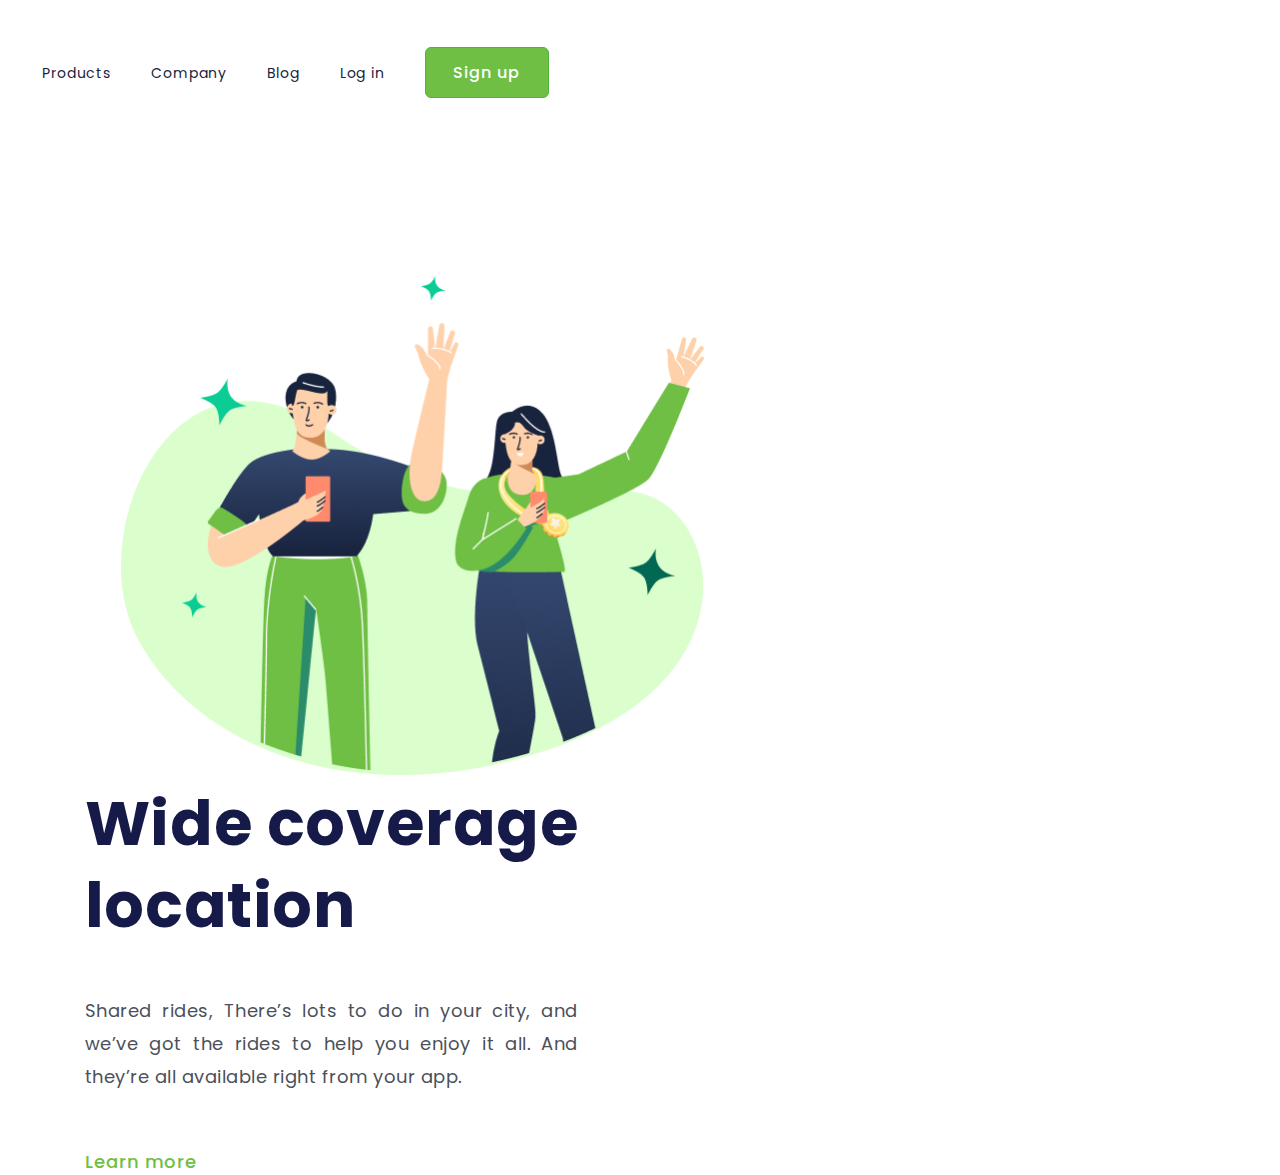
<file: index.html>
<!DOCTYPE html>
<html lang="pt-br">
<head>
    <meta charset="UTF-8">
    <meta http-equiv="X-UA-Compatible" content="IE=edge">
    <meta name="viewport" content="width=device-width, initial-scale=1.0">
    <link rel="stylesheet" href="./styles.css">
    <link rel="preconnect" href="https://fonts.googleapis.com">
    <link rel="preconnect" href="https://fonts.gstatic.com" crossorigin>
    <link href="https://fonts.googleapis.com/css2?family=Montserrat:wght@400;500;600;700;900&family=Poppins:wght@400;500;700&display=swap" rel="stylesheet">
    <title>Shared-Rides</title>
</head>
<body>
    <header>
        <a class="header-link">Products</a>
        <a class="header-link">Company</a>
        <a class="header-link">Blog</a>
        <a class="header-link">Log in</a>
        <button class="header-button">Sign up</button>
    </header>

    <main>
        <img src="./img/Positive.png" alt="Shared-rides-logo" class="logo-image"/>

        <section>
            <h1>Wide coverage location</h1>
            <p>Shared rides, There’s lots to do in your city, and we’ve got the rides to help you enjoy it all. And they’re all available right from your app.</p>
            <a id="section-link">Learn more</a>
        </section>
    </main>
    
</body>
</html>
</file>
<file: styles.css>
* {
    font-family: 'Poppins', sans-serif;
    margin: 0;
    padding: 0;
    box-sizing: border-box;
}

header {
    margin: 47px 0 178px 42px;
}

.header-link {
    margin-right: 36px;
    font-weight: 400;
    font-size: 14px;
    line-height: 21px;
    text-align: center;
    letter-spacing: 0.875px;
    color: #17233D;
    cursor: pointer;
}

.header-button {
    background: #6FBF44;
    border: 1px solid #4CB538;
    border-radius: 6px;
    font-weight: 500;
    font-size: 16px;
    line-height: 24px;
    letter-spacing: 1px;
    color: #FFFFFF;
    width: 124px;
    height: 51px;
    cursor: pointer;
}
section {
    display: inline-block;
    margin-left: 84.82px;
}

.logo-image {
    width: 595.18px;
    height: 500px;
    
    display: inline-block;
    margin-left: 121px; 
}

h1 {
    font-weight: 700;
    font-size: 62px;
    line-height: 82px;
    letter-spacing: 0.596154px;
    color: #161A49; 
    width: 582px;
    
}

p {
    font-weight: 400;
    font-size: 18px;
    line-height: 33px;
    letter-spacing: 0.5px;
    color: #4B505A;
    width: 493px;
    margin-top: 47px;
    margin-bottom: 55px;
    text-align: justify
    
}

#section-link {
    font-weight: 500;
    font-size: 18px;
    line-height: 27px;
    letter-spacing: 1px;
    color: #6FBF44;
    cursor: pointer;
}
</file>
